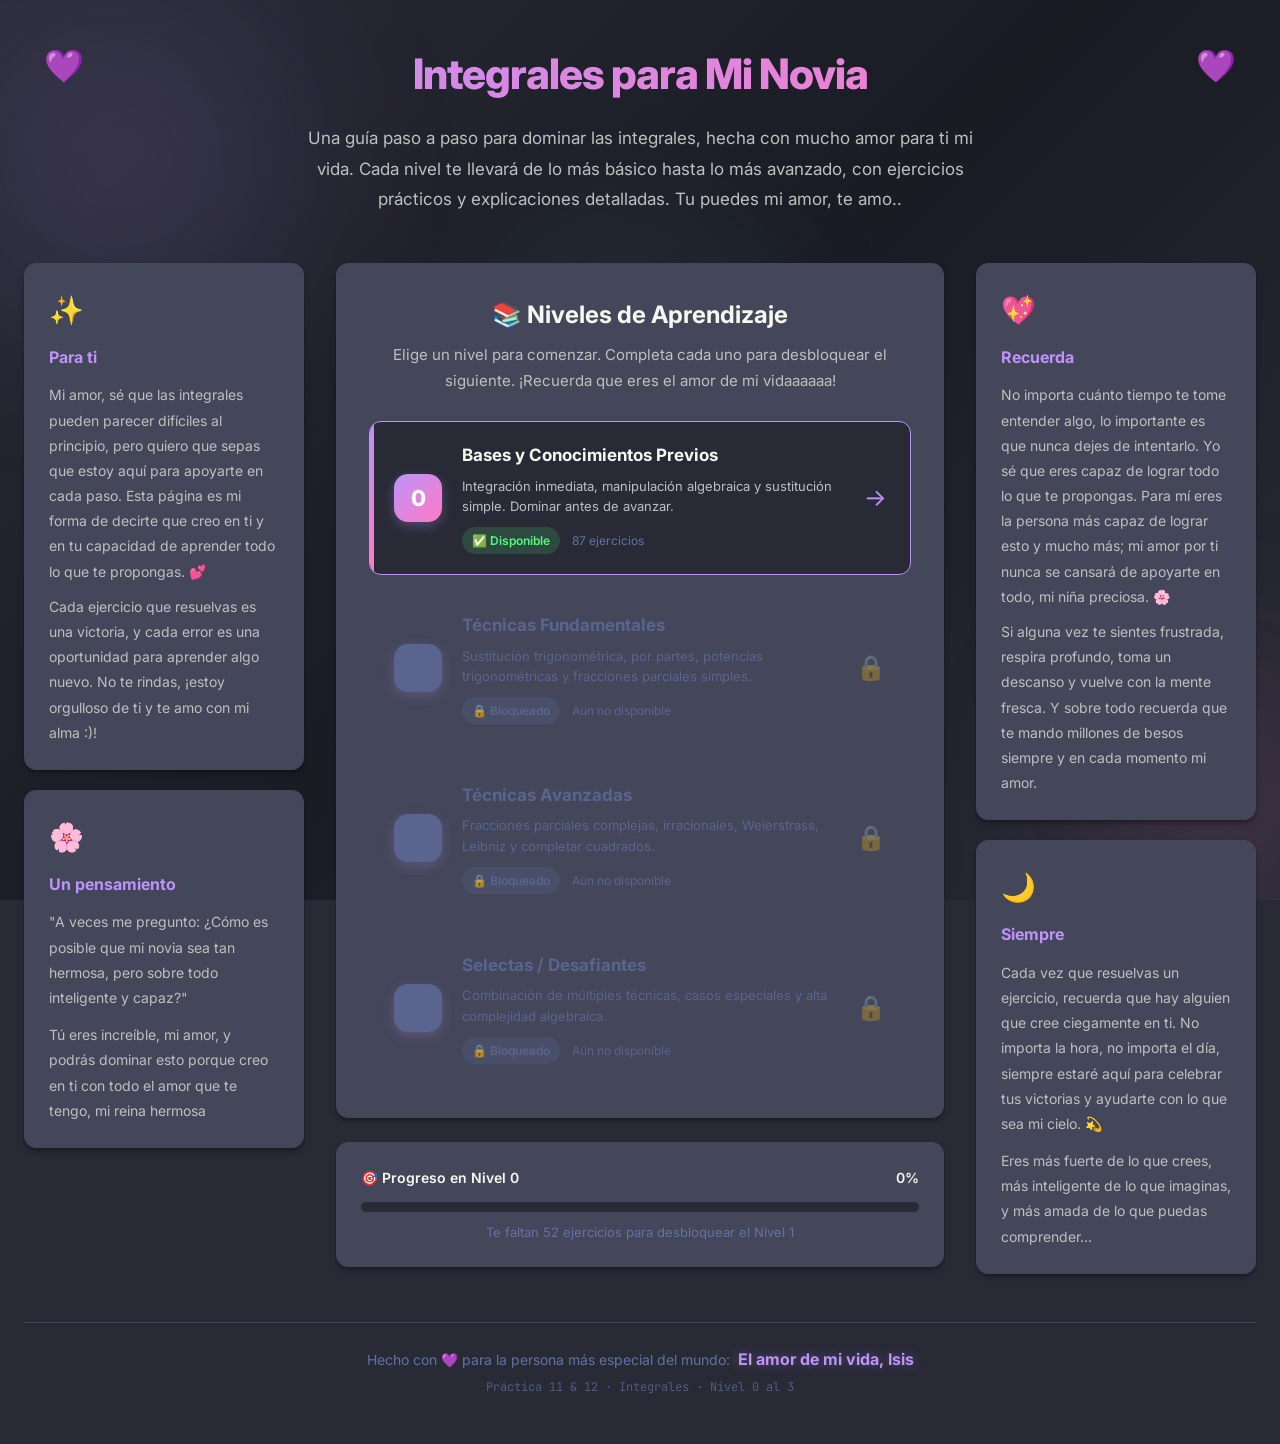
<file: index.html>
<!DOCTYPE html>
<html lang="es">
<head>
  <meta charset="UTF-8">
  <meta name="viewport" content="width=device-width, initial-scale=1.0">
  <title>Integrales — Para Mi Novia ❤️</title>

  <link href="https://fonts.googleapis.com/css2?family=Inter:wght@300;400;500;600;700&family=JetBrains+Mono:wght@400;500&display=swap" rel="stylesheet">
  <link rel="stylesheet" href="styles.css">
<base target="_blank">
<base target="_blank">
</head>
<body>

  <!-- FONDO ANIMADO -->
  <div class="gradient-bg" id="gradientBg">
    <div class="orb orb-1"></div>
    <div class="orb orb-2"></div>
    <div class="orb orb-3"></div>
  </div>

  <div class="container">

    <!-- HEADER -->
    <header class="main-header">
      <div class="heart-float">💜</div>
      <h1 class="main-title">Integrales para Mi Novia</h1>
      <p class="main-subtitle">
        Una guía paso a paso para dominar las integrales, hecha con mucho amor para ti mi vida.
        Cada nivel te llevará de lo más básico hasta lo más avanzado, con ejercicios prácticos 
        y explicaciones detalladas. Tu puedes mi amor, te amo..
      </p>
      <div class="heart-float heart-right">💜</div>
    </header>

    <!-- CONTENIDO PRINCIPAL: 3 COLUMNAS -->
    <div class="main-content">

      <!-- COLUMNA IZQUIERDA: Mensajes personales -->
      <aside class="side-column left-column">
        <div class="side-card">
          <div class="side-icon">✨</div>
          <h3 class="side-title">Para ti</h3>
          <div class="side-text">
            <p>
              Mi amor, sé que las integrales pueden parecer difíciles al principio, 
              pero quiero que sepas que estoy aquí para apoyarte en cada paso. 
              Esta página es mi forma de decirte que creo en ti y en tu capacidad 
              de aprender todo lo que te propongas. 💕
            </p>
            <p>
              Cada ejercicio que resuelvas es una victoria, y cada error es una 
              oportunidad para aprender algo nuevo. No te rindas, ¡estoy orgulloso de ti y te amo con mi alma :)!
            </p>
          </div>
        </div>

        <div class="side-card">
          <div class="side-icon">🌸</div>
          <h3 class="side-title">Un pensamiento</h3>
          <div class="side-text">
            <p>
              "A veces me pregunto: ¿Cómo es posible que mi novia sea tan hermosa, pero sobre todo inteligente y capaz?"
            </p>
            <p style="margin-top: 12px;">
              Tú eres increíble, mi amor, y podrás dominar esto porque creo en ti con todo el amor que te tengo, mi reina hermosa
            </p>
          </div>
        </div>
      </aside>

      <!-- COLUMNA CENTRAL: Menú de niveles -->
      <main class="center-column">
        <div class="levels-container">
          <h2 class="levels-title">📚 Niveles de Aprendizaje</h2>
          <p class="levels-desc">
            Elige un nivel para comenzar. Completa cada uno para desbloquear el siguiente. 
            ¡Recuerda que eres el amor de mi vidaaaaaa!
          </p>

          <!-- NIVEL 0: Disponible -->
          <a href="nivel_0/nivel_0.html" class="level-card available" id="level0Card">
            <div class="level-number">0</div>
            <div class="level-info">
              <h3>Bases y Conocimientos Previos</h3>
              <p>Integración inmediata, manipulación algebraica y sustitución simple. Dominar antes de avanzar.</p>
              <div class="level-meta">
                <span class="level-status" id="level0Status">✅ Disponible</span>
                <span class="level-count" id="level0Count">87 ejercicios</span>
              </div>
            </div>
            <div class="level-arrow">→</div>
          </a>

          <!-- NIVEL 1: Bloqueado / Desbloqueado -->
          <div class="level-card locked" id="level1Card">
            <div class="level-number">1</div>
            <div class="level-info">
              <h3>Técnicas Fundamentales</h3>
              <p>Sustitución trigonométrica, por partes, potencias trigonométricas y fracciones parciales simples.</p>
              <div class="level-meta">
                <span class="level-status" id="level1Status">🔒 Bloqueado</span>
                <span class="level-count" id="level1Count">Aún no disponible</span>
              </div>
            </div>
            <div class="level-lock" id="level1Lock">🔒</div>
          </div>

          <!-- NIVEL 2: Bloqueado / Desbloqueado -->
          <div class="level-card locked" id="level2Card">
            <div class="level-number">2</div>
            <div class="level-info">
              <h3>Técnicas Avanzadas</h3>
              <p>Fracciones parciales complejas, irracionales, Weierstrass, Leibniz y completar cuadrados.</p>
              <div class="level-meta">
                <span class="level-status" id="level2Status">🔒 Bloqueado</span>
                <span class="level-count" id="level2Count">Aún no disponible</span>
              </div>
            </div>
            <div class="level-lock" id="level2Lock">🔒</div>
          </div>

          <!-- NIVEL 3: Bloqueado / Desbloqueado -->
          <div class="level-card locked" id="level3Card">
            <div class="level-number">3</div>
            <div class="level-info">
              <h3>Selectas / Desafiantes</h3>
              <p>Combinación de múltiples técnicas, casos especiales y alta complejidad algebraica.</p>
              <div class="level-meta">
                <span class="level-status" id="level3Status">🔒 Bloqueado</span>
                <span class="level-count" id="level3Count">Aún no disponible</span>
              </div>
            </div>
            <div class="level-lock" id="level3Lock">🔒</div>
          </div>

        </div>

        <!-- Barras de progreso -->
        <div class="progress-section" id="progressSection">
          <!-- Progreso Nivel 0 -->
          <div class="global-progress" id="progressLevel0" style="display: none;">
            <div class="progress-header">
              <span>🎯 Progreso en Nivel 0</span>
              <span id="percentLevel0">0%</span>
            </div>
            <div class="progress-bar-bg">
              <div class="progress-bar-fill" id="barLevel0" style="width: 0%"></div>
            </div>
            <p class="progress-text" id="msgLevel0">Completa el Nivel 0 para desbloquear el Nivel 1</p>
          </div>

          <!-- Progreso Nivel 1 -->
          <div class="global-progress" id="progressLevel1" style="display: none;">
            <div class="progress-header">
              <span>🎯 Progreso en Nivel 1</span>
              <span id="percentLevel1">0%</span>
            </div>
            <div class="progress-bar-bg">
              <div class="progress-bar-fill" id="barLevel1" style="width: 0%"></div>
            </div>
            <p class="progress-text" id="msgLevel1">Completa el Nivel 1 para desbloquear el Nivel 2</p>
          </div>

          <!-- Progreso Nivel 2 -->
          <div class="global-progress" id="progressLevel2" style="display: none;">
            <div class="progress-header">
              <span>🎯 Progreso en Nivel 2</span>
              <span id="percentLevel2">0%</span>
            </div>
            <div class="progress-bar-bg">
              <div class="progress-bar-fill" id="barLevel2" style="width: 0%"></div>
            </div>
            <p class="progress-text" id="msgLevel2">Completa el Nivel 2 para desbloquear el Nivel 3</p>
          </div>

          <!-- Progreso Nivel 3 -->
          <div class="global-progress" id="progressLevel3" style="display: none;">
            <div class="progress-header">
              <span>🎯 Progreso en Nivel 3</span>
              <span id="percentLevel3">0%</span>
            </div>
            <div class="progress-bar-bg">
              <div class="progress-bar-fill" id="barLevel3" style="width: 0%"></div>
            </div>
            <p class="progress-text" id="msgLevel3">Completa el Nivel 3 para dominar todas las técnicas</p>
          </div>
        </div>
      </main>

      <!-- COLUMNA DERECHA: Mensajes personales -->
      <aside class="side-column right-column">
        <div class="side-card">
          <div class="side-icon">💖</div>
          <h3 class="side-title">Recuerda</h3>
          <div class="side-text">
            <p>
              No importa cuánto tiempo te tome entender algo, lo importante 
              es que nunca dejes de intentarlo. Yo sé que eres capaz de 
              lograr todo lo que te propongas. Para mí eres la persona más capaz de lograr esto y mucho más; mi amor por ti nunca se cansará de apoyarte en todo, mi niña preciosa. 🌸
            </p>
            <p>
              Si alguna vez te sientes frustrada, respira profundo, toma un 
              descanso y vuelve con la mente fresca. Y sobre todo recuerda que te mando millones de besos siempre y en cada momento mi amor.
            </p>
          </div>
        </div>

        <div class="side-card">
          <div class="side-icon">🌙</div>
          <h3 class="side-title">Siempre</h3>
          <div class="side-text">
            <p>
              Cada vez que resuelvas un ejercicio, recuerda que hay alguien 
              que cree ciegamente en ti. No importa la hora, no importa el día, 
              siempre estaré aquí para celebrar tus victorias y ayudarte con 
              lo que sea mi cielo. 💫
            </p>
            <p style="margin-top: 12px;">
              Eres más fuerte de lo que crees, más inteligente de lo que imaginas, 
              y más amada de lo que puedas comprender...
            </p>
          </div>
        </div>
      </aside>

    </div>

    <!-- FOOTER -->
    <footer class="main-footer">
      <p>
        Hecho con 💜 para la persona más especial del mundo:
        <span class="footer-isis">El amor de mi vida, Isis</span>
      </p>
      <p class="footer-sub">Práctica 11 & 12 · Integrales · Nivel 0 al 3</p>
    </footer>

  </div>

  <script src="script.js"></script>
</body>
</html>
</file>
<file: styles.css>
/* =========================================================
   VARIABLES Y RESET — PALETA DRACULA
   ========================================================= */
:root {
  --bg-primary:   #282a36;
  --bg-secondary: #44475a;
  --bg-card:      #6272a4;
  --bg-hover:     #bd93f9;
  --accent-primary:   #bd93f9;
  --accent-secondary: #ff79c6;
  --accent-success:   #50fa7b;
  --accent-warning:   #ffb86c;
  --accent-danger:    #ff5555;
  --accent-cyan:      #8be9fd;
  --text-primary:   #f8f8f2;
  --text-secondary: #bfbfbf;
  --text-muted:     #6272a4;
  --border:         #44475a;
  --shadow: 0 4px 6px -1px rgba(0,0,0,0.3), 0 2px 4px -2px rgba(0,0,0,0.3);
  --radius: 12px;
}

* { box-sizing: border-box; margin: 0; padding: 0; }

body {
  font-family: 'Inter', sans-serif;
  background: var(--bg-primary);
  color: var(--text-primary);
  min-height: 100vh;
  overflow-x: hidden;
  line-height: 1.6;
}

/* =========================================================
   FONDO ANIMADO CON GRADIENTE Y ORBES
   ========================================================= */
.gradient-bg {
  position: fixed;
  top: 0; left: 0; width: 100%; height: 100%;
  z-index: -1;
  background: linear-gradient(135deg, #282a36 0%, #1a1c24 50%, #282a36 100%);
  overflow: hidden;
}

.orb {
  position: absolute;
  border-radius: 50%;
  filter: blur(80px);
  opacity: 0.5;
  transition: transform 0.3s ease-out;
  will-change: transform;
}

.orb-1 {
  width: 500px; height: 500px;
  background: radial-gradient(circle, rgba(189,147,249,0.4) 0%, transparent 70%);
  top: -10%; left: -10%;
}

.orb-2 {
  width: 400px; height: 400px;
  background: radial-gradient(circle, rgba(255,121,198,0.35) 0%, transparent 70%);
  bottom: -10%; right: -10%;
}

.orb-3 {
  width: 350px; height: 350px;
  background: radial-gradient(circle, rgba(139,233,253,0.3) 0%, transparent 70%);
  top: 40%; left: 50%;
  transform: translate(-50%, -50%);
}

/* =========================================================
   CONTENEDOR PRINCIPAL
   ========================================================= */
.container {
  max-width: 1400px;
  margin: 0 auto;
  padding: 40px 24px;
  position: relative;
  z-index: 1;
}

/* =========================================================
   HEADER
   ========================================================= */
.main-header {
  text-align: center;
  margin-bottom: 48px;
  position: relative;
}

.heart-float {
  font-size: 32px;
  display: inline-block;
  animation: float 3s ease-in-out infinite;
  position: absolute;
  left: 20px;
  top: 0;
}

.heart-right {
  left: auto;
  right: 20px;
  animation-delay: 1.5s;
}

@keyframes float {
  0%, 100% { transform: translateY(0); }
  50% { transform: translateY(-10px); }
}

.main-title {
  font-size: 42px;
  font-weight: 800;
  background: linear-gradient(135deg, var(--accent-primary), var(--accent-secondary));
  -webkit-background-clip: text;
  -webkit-text-fill-color: transparent;
  background-clip: text;
  margin-bottom: 16px;
  letter-spacing: -1px;
}

.main-subtitle {
  font-size: 17px;
  color: var(--text-secondary);
  max-width: 700px;
  margin: 0 auto;
  line-height: 1.8;
}

/* =========================================================
   LAYOUT DE 3 COLUMNAS
   ========================================================= */
.main-content {
  display: grid;
  grid-template-columns: 280px 1fr 280px;
  gap: 32px;
  align-items: start;
}

/* =========================================================
   COLUMNAS LATERALES
   ========================================================= */
.side-column {
  display: flex;
  flex-direction: column;
  gap: 20px;
  position: sticky;
  top: 24px;
}

.side-card {
  background: var(--bg-secondary);
  border: 1px solid var(--border);
  border-radius: var(--radius);
  padding: 24px;
  box-shadow: var(--shadow);
  transition: transform 0.2s, box-shadow 0.2s;
}

.side-card:hover {
  transform: translateY(-4px);
  box-shadow: 0 8px 24px rgba(189, 147, 249, 0.15);
}

.side-icon {
  font-size: 28px;
  margin-bottom: 12px;
}

.side-title {
  font-size: 16px;
  font-weight: 700;
  color: var(--accent-primary);
  margin-bottom: 12px;
}

.side-text {
  font-size: 14px;
  color: var(--text-secondary);
  line-height: 1.8;
}

.side-text p {
  margin-bottom: 10px;
}

.side-text p:last-child {
  margin-bottom: 0;
}

/* =========================================================
   COLUMNA CENTRAL — NIVELES
   ========================================================= */
.center-column {
  display: flex;
  flex-direction: column;
  gap: 24px;
}

.levels-container {
  background: var(--bg-secondary);
  border: 1px solid var(--border);
  border-radius: var(--radius);
  padding: 32px;
  box-shadow: var(--shadow);
}

.levels-title {
  font-size: 24px;
  font-weight: 700;
  color: var(--text-primary);
  margin-bottom: 8px;
  text-align: center;
}

.levels-desc {
  font-size: 15px;
  color: var(--text-secondary);
  text-align: center;
  margin-bottom: 28px;
  line-height: 1.7;
}

/* =========================================================
   TARJETAS DE NIVEL
   ========================================================= */
.level-card {
  display: flex;
  align-items: center;
  gap: 20px;
  padding: 20px 24px;
  border-radius: 12px;
  margin-bottom: 16px;
  border: 1px solid var(--border);
  transition: all 0.3s ease;
  text-decoration: none;
  position: relative;
  overflow: hidden;
}

.level-card:last-child {
  margin-bottom: 0;
}

/* Nivel disponible */
.level-card.available {
  background: var(--bg-primary);
  border-color: var(--accent-primary);
  cursor: pointer;
}

.level-card.available::before {
  content: '';
  position: absolute;
  left: 0; top: 0; bottom: 0;
  width: 4px;
  background: linear-gradient(180deg, var(--accent-primary), var(--accent-secondary));
  border-radius: 12px 0 0 12px;
}

.level-card.available:hover {
  transform: translateX(8px);
  box-shadow: 0 4px 20px rgba(189, 147, 249, 0.25);
  border-color: var(--accent-primary);
}

/* Nivel bloqueado */
.level-card.locked {
  background: rgba(68, 71, 90, 0.5);
  border-color: var(--border);
  opacity: 0.7;
  cursor: not-allowed;
}

.level-card.locked .level-number {
  background: var(--bg-card);
  color: var(--text-muted);
}

.level-card.locked h3 {
  color: var(--text-muted);
}

.level-card.locked p {
  color: var(--text-muted);
}

.level-number {
  width: 48px;
  height: 48px;
  border-radius: 14px;
  background: linear-gradient(135deg, var(--accent-primary), var(--accent-secondary));
  color: white;
  font-size: 22px;
  font-weight: 800;
  display: flex;
  align-items: center;
  justify-content: center;
  flex-shrink: 0;
  box-shadow: 0 4px 12px rgba(189, 147, 249, 0.3);
}

.level-info {
  flex: 1;
}

.level-info h3 {
  font-size: 17px;
  font-weight: 700;
  color: var(--text-primary);
  margin-bottom: 6px;
}

.level-info p {
  font-size: 13px;
  color: var(--text-secondary);
  line-height: 1.6;
  margin-bottom: 10px;
}

.level-meta {
  display: flex;
  gap: 12px;
  align-items: center;
}

.level-status {
  font-size: 12px;
  font-weight: 600;
  padding: 4px 10px;
  border-radius: 20px;
}

.level-card.available .level-status {
  background: rgba(80, 250, 123, 0.15);
  color: var(--accent-success);
}

.level-card.locked .level-status {
  background: rgba(98, 114, 164, 0.3);
  color: var(--text-muted);
}

.level-count {
  font-size: 12px;
  color: var(--text-muted);
}

.level-arrow {
  font-size: 24px;
  color: var(--accent-primary);
  transition: transform 0.2s;
}

.level-card.available:hover .level-arrow {
  transform: translateX(4px);
}

.level-lock {
  font-size: 24px;
  opacity: 0.5;
}

/* =========================================================
   BARRA DE PROGRESO GLOBAL
   ========================================================= */
.global-progress {
  background: var(--bg-secondary);
  border: 1px solid var(--border);
  border-radius: var(--radius);
  padding: 24px;
  box-shadow: var(--shadow);
}

.progress-header {
  display: flex;
  justify-content: space-between;
  align-items: center;
  margin-bottom: 12px;
  font-size: 14px;
  font-weight: 600;
  color: var(--text-primary);
}

.progress-bar-bg {
  width: 100%;
  height: 10px;
  background: var(--bg-primary);
  border-radius: 10px;
  overflow: hidden;
  margin-bottom: 10px;
}

.progress-bar-fill {
  height: 100%;
  background: linear-gradient(90deg, var(--accent-primary), var(--accent-secondary));
  border-radius: 10px;
  transition: width 0.6s ease;
  box-shadow: 0 0 12px rgba(189, 147, 249, 0.4);
}

.progress-text {
  font-size: 13px;
  color: var(--text-muted);
  text-align: center;
}

/* =========================================================
   FOOTER
   ========================================================= */
.main-footer {
  text-align: center;
  margin-top: 48px;
  padding-top: 24px;
  border-top: 1px solid var(--border);
}

.main-footer p {
  color: var(--text-muted);
  font-size: 14px;
  margin-bottom: 6px;
}

.footer-isis {
  color: var(--accent-primary);
  font-weight: 700;
  font-size: 16px;
  text-shadow: 0 0 12px rgba(189, 147, 249, 0.4);
  display: inline-block;
  margin-left: 4px;
}

.footer-sub {
  font-family: 'JetBrains Mono', monospace;
  font-size: 12px !important;
  color: var(--text-muted);
  opacity: 0.7;
}

/* =========================================================
   RESPONSIVE
   ========================================================= */
@media (max-width: 1200px) {
  .main-content {
    grid-template-columns: 1fr;
    max-width: 700px;
    margin: 0 auto;
  }

  .side-column {
    position: static;
    flex-direction: row;
    flex-wrap: wrap;
  }

  .side-card {
    flex: 1;
    min-width: 280px;
  }

  .heart-float {
    display: none;
  }
}

@media (max-width: 600px) {
  .container {
    padding: 20px 16px;
  }

  .main-title {
    font-size: 28px;
  }

  .main-subtitle {
    font-size: 15px;
  }

  .levels-container {
    padding: 20px;
  }

  .level-card {
    padding: 16px;
    gap: 14px;
  }

  .level-number {
    width: 40px;
    height: 40px;
    font-size: 18px;
  }

  .level-info h3 {
    font-size: 15px;
  }

  .side-column {
    flex-direction: column;
  }

  .side-card {
    min-width: auto;
  }

  .footer-isis {
    display: block;
    margin-top: 4px;
    margin-left: 0;
  }
}
</file>
